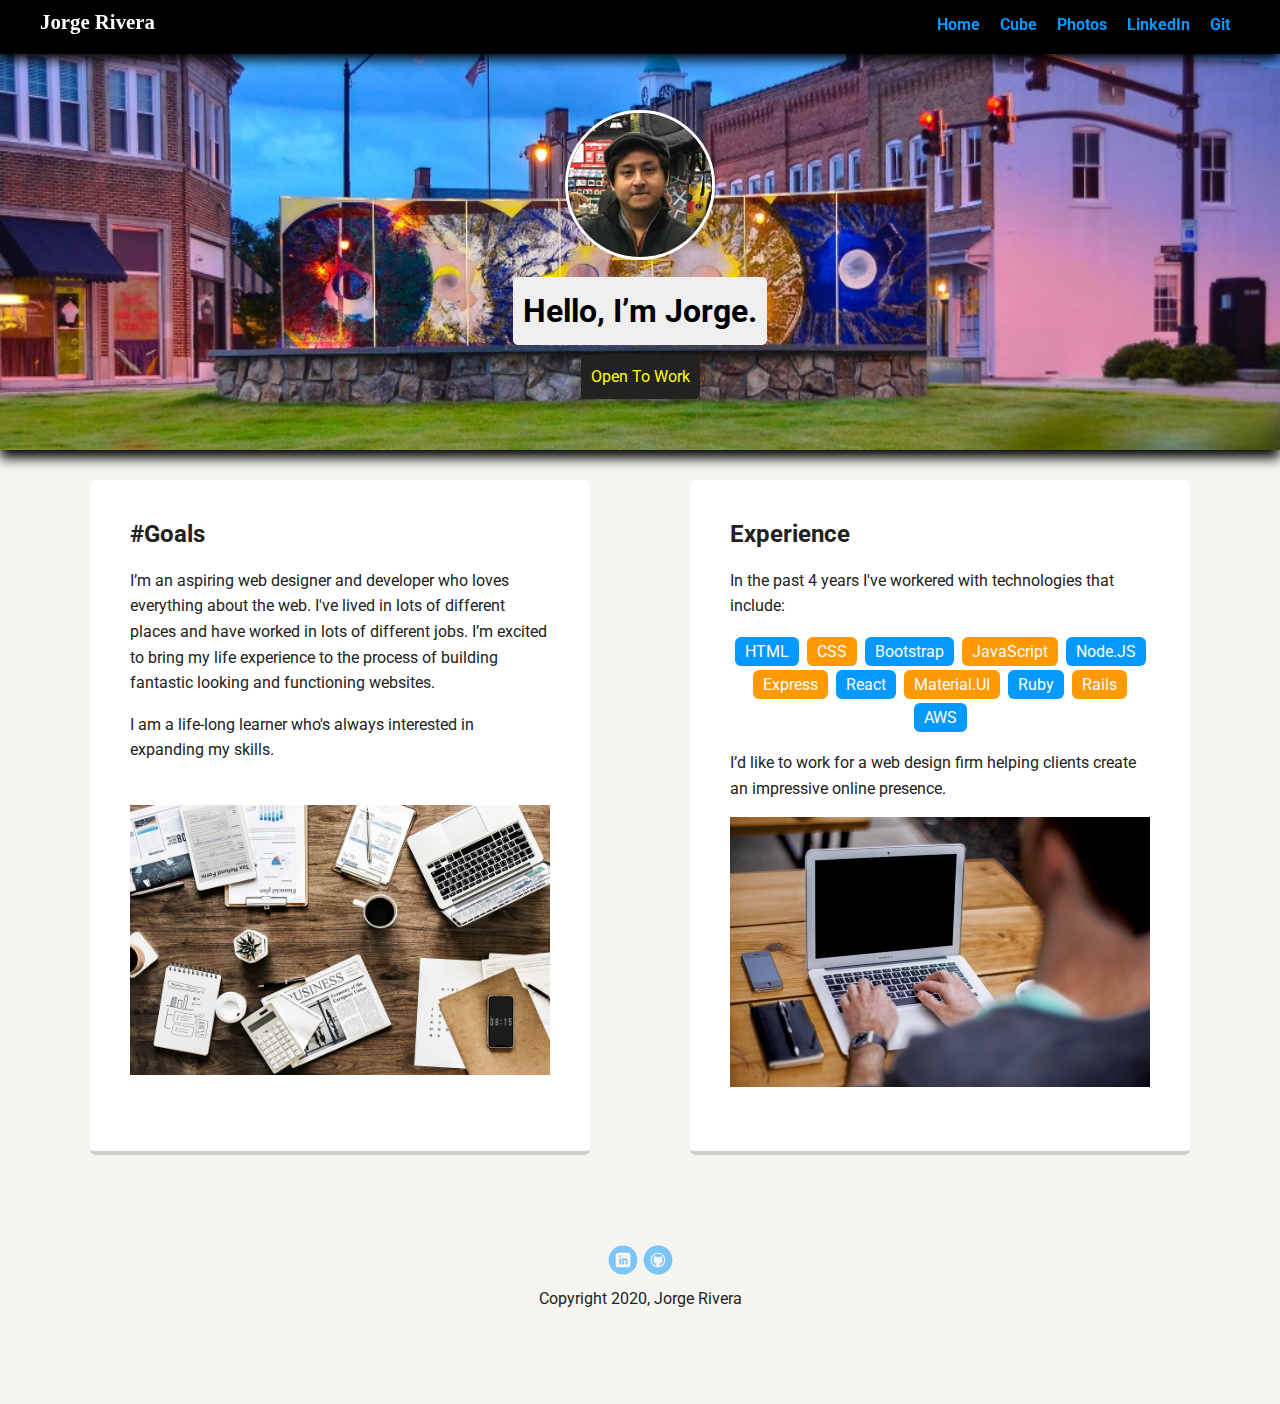
<file: index.html>
<!doctype html>
<html lang="en">
<head>
  <meta charset="utf-8">
  <title>Jorge's Intro Site</title>
  <meta name="viewport" content="width=device-width, initial-scale=1.0">
  <link rel="stylesheet" href="css/styles.css">
  <link href="https://fonts.googleapis.com/css?family=Muli%7CRoboto:400,300,500,700,900" rel="stylesheet"></head>
  <body>

    <div class="main-nav">
        <ul class="nav">
          <li class="name">Jorge Rivera</li>
          <li><a href="#">Home</a></li>
          <li><a href="resume.html">Cube</a></li>
          <li><a href="./photos.html">Photos</a></li>
          <li><a href="https://www.linkedin.com/in/jorge-rivera-618595197">LinkedIn</a></li>
          <li><a href="https://github.com/rivera2236">Git</a></li>
        </ul>
    </div>

    <header>
      <img src="images/jorge.jpg" alt="Drawing of jorge" class="profile-image">
      <h1 class="tag name">Hello, I’m Jorge.</h1>
      <p class="tag location">Open To Work</p>
    </header>

    <main class="flex">
      <div class="card">
        <h2>#Goals</h2>
        <p>I’m an aspiring web designer and developer who loves everything about the web. I've lived in lots of different places and have worked in lots of different jobs. I’m excited to bring my life experience to the process of building fantastic looking and functioning websites.</p>
        <p>I am a life-long learner who's always interested in expanding my skills.</p>
        <p><br>
          <img  width="100%" src="./images/desk_work.jpg" alt="IMG HERE">
        </p>
      </div>

      <div class="card">
        <h2>Experience</h2>
        <p>In the past 4 years I've workered with technologies that include:</p>
        <ul class="skills">
          <li>HTML</li>
          <li>CSS</li>
          <li>Bootstrap</li>
          <li>JavaScript</li>
          <li>Node.JS</li>
          <li>Express</li>
          <li>React</li>
          <li>Material.UI</li>
          <li>Ruby</li>
          <li>Rails</li>
          <li>AWS</li>
        </ul>
        <p>I’d like to work for a web design firm helping clients create an impressive online presence.</p>
        <p>
          <img width="100%" src="./images/working.jpg" alt="IMG HERE">
        </p>
      </div>

    </main>
    <footer>
      <center>  
        <ul>
          <li><a href="https://www.linkedin.com/in/jorge-rivera-618595197" class="social linkedin">LinkedIn</a></li>
          <li><a href="https://github.com/rivera2236" class="social github">Github</a></li>
        </ul>
        <p class="copyright">Copyright 2020, Jorge Rivera</p>
      </center> 
    </footer>
  </body>
  </html>
</file>
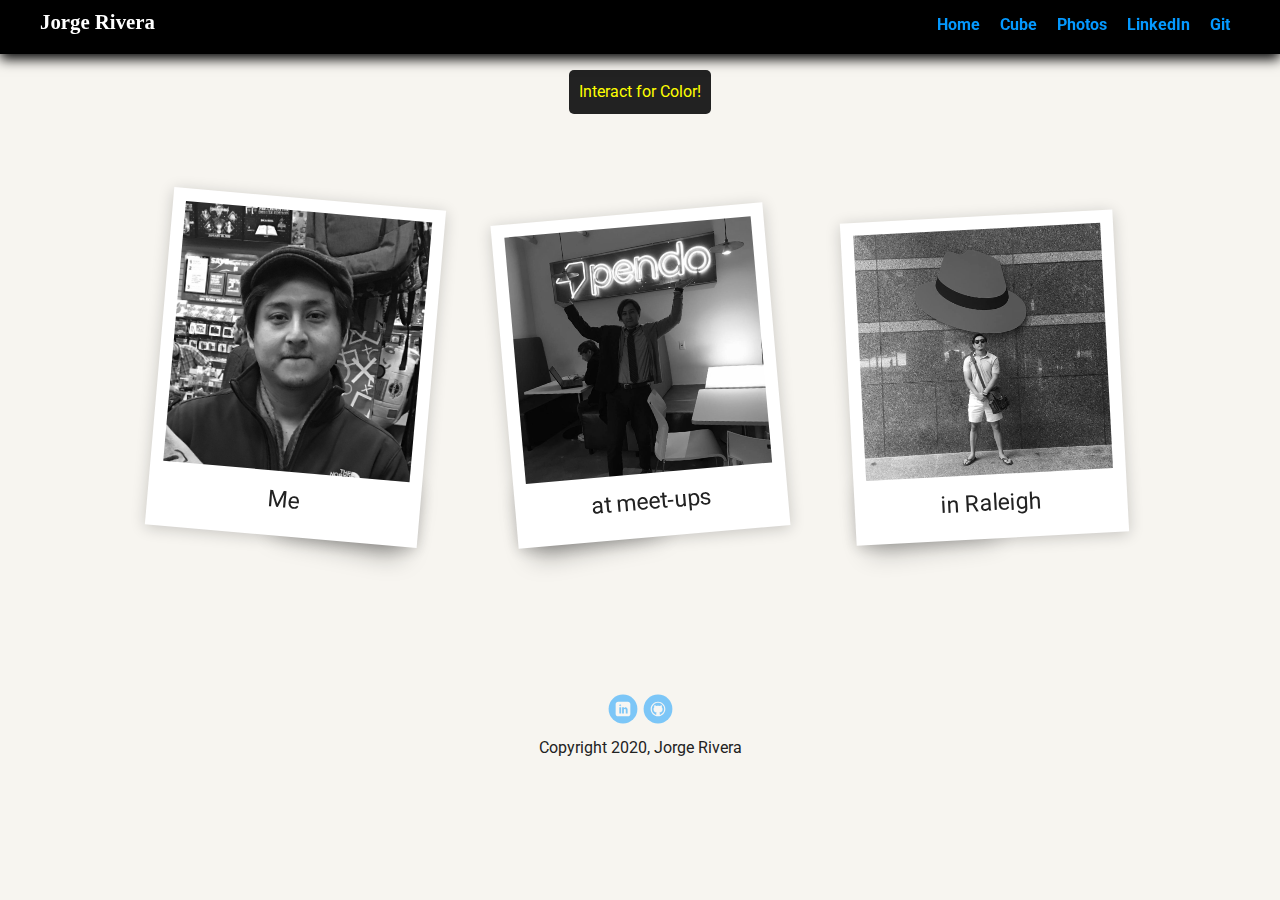
<file: photos.html>
<!doctype html>
<html lang="en">
<head>
  <meta charset="utf-8">
  <title>Jorge's Intro Site</title>
  <meta name="viewport" content="width=device-width, initial-scale=1.0">
  <link rel="stylesheet" href="css/styles.css">
  <link href="https://fonts.googleapis.com/css?family=Muli%7CRoboto:400,300,500,700,900" rel="stylesheet"></head>
  <body>

    <div class="main-nav">
        <ul class="nav">
          <li class="name">Jorge Rivera</li>
          <li><a href="index.html">Home</a></li>
          <li><a href="resume.html">Cube</a></li>
          <li><a href="#">Photos</a></li>
          <li><a href="https://www.linkedin.com/in/jorge-rivera-618595197">LinkedIn</a></li>
          <li><a href="https://github.com/rivera2236">Git</a></li>
        </ul>
    </div>

<!-- WORKERING HERE -->
<header class="photo-header">
			<p class="tag location">Interact for Color!</p>
	<main class="flex">
		<div class="wrapper">	
			<div class="item">
			    <div class="polaroid"><img src="./images/jorge.jpg">
			    	<div class="caption">Me</div>
				</div>
			</div>

			  <div class="item">
			    <div class="polaroid"><img src="./images/pendo.jpg">
			      <div class="caption">at meet-ups</div>
			    </div>
			  </div>
			  <div class="item">
			    <div class="polaroid"><img src="./images/redhat.jpg">
			      <div class="caption">in Raleigh</div>
			    </div>
			  </div>

		</div>
	</main>
</header>

<!-- -------------- -->

    <footer>
      <ul>
	    <li><a href="https://www.linkedin.com/in/jorge-rivera-618595197" class="social linkedin">LinkedIn</a></li>
        <li><a href="https://github.com/rivera2236" class="social github">Github</a></li>
      </ul>
      <p class="copyright">Copyright 2020, Jorge Rivera</p>
    </footer>
  </body>
  </html>
</file>
<file: css/styles.css>
/* Global Layout Set-up */
* {
  box-sizing: border-box;
}

body {
  margin: 0;
  padding: 0;
  text-align: center;
  font-family: 'Roboto', sans-serif;
  color: #222;
  background: #f7f5f0;
}
/* Link Styles */

a {
  text-decoration: none;
  color: #0499ff;
}
a:hover {
  color: #6633ff;
}

/* Section Styles */

.main-nav {
  width: 100%;
  background: black;
  min-height: 30px;
  padding: 10px;
  position: fixed;
  text-align: center;
  border: 0 solid;
  box-shadow: 0px 5px 12px black;
  z-index: 1;
}
.nav {
  display: flex;
  justify-content: space-around;
  font-weight: 700;
  list-style-type: none;
  margin: 0 auto;
  padding: 0;
}
.nav .name {
  display: none;
  font-size: 1.3em;
  font-family: cursive;
  padding: 0;
}
.nav li {
  padding: 5px 10px 10px 10px;
}
.nav a {
  transition: all .5s;
}
.nav a:hover {
  color: white
}

header {
  text-align: center;
  /*
  background: url(http://placeimg.com/640/480/any) no-repeat top center ;
  */
  background: url(../images/clinton.jpg) no-repeat top center ;
  background-size: cover;
  overflow: hidden;
  padding-top: 60px;
  border: 0 solid;
  box-shadow: 0px 8px 12px black;
}
.header{
  background: url('../images/desk_work.jpg') no-repeat top center ;
  min-height: 550px;
}
header {
  line-height: 1.5;
}
header .profile-image {
  margin-top: 50px;
  width: 150px;
  height: 150px;
  border-radius: 50%;
  border: 3px solid white;
  transition: all .5s;
}
header .profile-image:hover {
  transform: scale(1.2) rotate(5deg);
}
.tag {
  background-color: #efefef;
  color: black;
  padding: 10px;
  border-radius: 5px;
  display: table;
  margin: 10px auto;
}
.location {
  background-color: #222;
  color: yellow;
}
.card {
  margin: 30px;
  padding: 20px 40px 40px;
  max-width: 500px;
  text-align: left;
  background: #fff;
  border-bottom: 4px solid #ccc;
  border-radius: 6px;
}
.card:hover {
  border-color: tomato;
}

ul.skills {
  padding: 0;
  text-align: center;
}

.skills li {
  border-radius: 6px;
  display: inline-block;
  background: #ff9904;
  color: white;
  padding: 5px 10px;
  margin: 2px;
}

.skills li:nth-child(odd) {
  background: #0399ff;
}

footer {
  width: 100%;
  min-height: 30px;
  padding: 20px 0 40px ;
}

footer .copyright {
  top: -8px;
  font-size: .75em;
}

footer ul {
  list-style-type: none;
  margin: 0;
  padding: 0;
}

footer ul li {
  display: inline-block;
}

a.social {
  display: inline-block;
  text-indent: -9999px;
  width: 30px;
  height: 30px;
  background-size: 30px 30px;
  opacity: .5;
  transition: all .25s;
}
a.twitter {
  background-image: url(../images/twitter.svg);
}
a.linkedin {
  background-image: url(../images/linkedin.svg);
}
a.github {
  background-image: url(../images/github.svg);
}
a.social:hover {
  opacity: 1;
}
.clearfix {
  clear: both;
}

.photo-header{
  background-image: none;
  box-shadow: none;
}
div.wrapper{
  padding-bottom: 55px;
}
/* Styles for larger screens */
@media screen and (min-width: 720px) {

  .flex {
      display: flex;
      max-width: 1200px;
      justify-content: space-around;
      margin: 0 auto;
      padding: 0;
  }

  header {
    min-height: 450px;
  }

  .nav {
    max-width: 1200px;
  }

  .nav .name {
    display: block;
    margin-right: auto;
    color: white;
  }

  main {
    padding-top: 50px;
  }

  main p {
    line-height: 1.6em;
  }

  footer {
    font-size: 1.3em;
    max-width: 1200px;
    margin: 40px auto;
  }

}

section {
    height: 200px;
    width: 500px;
    background-color: lightgray;
    border: red solid 3px;
    clear: both;
    display: inline-block;
}

/************************* POLAROIDS */

.wrapper {
  width: 100%;
  padding: 0 2rem;
  text-align: center;
}
.polaroid {
  background: #fff;
  padding: 1rem;
  box-shadow: 0 0.2rem 1.2rem rgba(0,0,0,0.2);
  
}
.polaroid > img{
  max-width: 100%;
  height: auto;
}
.caption {
  font-size: 100%;
  text-align: center;
  line-height: 2em;
}
.item {
  width: 50%;
  display: inline-block;
  margin-top: 2rem;
  filter: grayscale(100%);
}
.item .polaroid:before {
  content: '';
  position: absolute;
  z-index: -1;
  transition: all 0.35s;
}
.item:nth-of-type(4n+1) {
  transform: scale(0.8, 0.8) rotate(5deg);
  transition: all 0.35s;
}
.item:nth-of-type(4n+1) .polaroid:before {
  transform: rotate(6deg);
  height: 20%;
  width: 47%;
  bottom: 30px;
  right: 12px;
  box-shadow: 0 2.1rem 2rem rgba(0,0,0,0.4);
}
.item:nth-of-type(4n+2) {
  transform: scale(0.8, 0.8) rotate(-5deg);
  transition: all 0.35s;
}
.item:nth-of-type(4n+2) .polaroid:before {
  transform: rotate(-6deg);
  height: 20%;
  width: 47%;
  bottom: 30px;
  left: 12px;
  box-shadow: 0 2.1rem 2rem rgba(0,0,0,0.4);
}
.item:nth-of-type(4n+4) {
  transform: scale(0.8, 0.8) rotate(3deg);
  transition: all 0.35s;
}
.item:nth-of-type(4n+4) .polaroid:before {
  transform: rotate(4deg);
  height: 20%;
  width: 47%;
  bottom: 30px;
  right: 12px;
  box-shadow: 0 2.1rem 2rem rgba(0,0,0,0.3);
}
.item:nth-of-type(4n+3) {
  transform: scale(0.8, 0.8) rotate(-3deg);
  transition: all 0.35s;
}
.item:nth-of-type(4n+3) .polaroid:before {
  transform: rotate(-4deg);
  height: 20%;
  width: 47%;
  bottom: 30px;
  left: 12px;
  box-shadow: 0 2.1rem 2rem rgba(0,0,0,0.3);
}
.item:hover {
  filter: none;
  transform: scale(1, 1) rotate(0deg) !important;
  transition: all 0.35s;
}
.item:hover .polaroid:before {
  content: '';
  position: absolute;
  z-index: -1;
  transform: rotate(0deg);
  height: 90%;
  width: 90%;
  bottom: 0%;
  right: 5%;
  box-shadow: 0 1rem 3rem rgba(0,0,0,0.2);
  transition: all 0.35s;
}
  

p.location{
  margin-top: 0px;
}   
/* AFTER SCREEN SIZE IS SMALLER THAN 720PX RESIZE POLAROIDS*/
@media screen and (min-width: 720px) {
  .item {
    width: 30%;
  }

  .caption {
    font-size: 1.8rem;
  }

  p.location{
    margin-top: 10px;  
  } 
}

/**********************************  */

.scene {
  width: 200px;
  height: 200px;
  perspective: 600px;
  margin: auto;
  margin-top: 10%;
}

.cube {
  width: 100%;
  height: 100%;
  position: relative;
  transform-style: preserve-3d;
  transition: transform 15s ease-in-out;
}

/*--  CUBE ANIMATION HERE  */

@keyframes spin {
  from { transform: rotateY(0); }
  to { transform: rotateY(360deg); }
}

.cube {
  animation: spin 7s infinite linear;
}

/*----------------------    */
.cube__face {
  position: absolute;
  width: 200px;
  height: 200px;
  background-color: gray;
}

.cube__face--back {
  background-image: url("../images/placeimg_200_220_tech (1).jpg");
}
.cube__face--right {
  background-image: url("../images/placeimg_200_220_tech (2).jpg");
}
.cube__face--front {
  background-image: url("../images/placeimg_200_220_tech (3).jpg");
}
.cube__face--left {
  background-image: url("../images/placeimg_200_220_tech (4).jpg");
}
.cube__face--top {
  background-image: url("../images/placeimg_200_220_tech (5).jpg");
}
.cube__face--bottom {
  background-image: url("../images/placeimg_200_220_tech.jpg");
}



.cube__face--front  { transform: rotateY(  0deg); }
.cube__face--right  { transform: rotateY( 90deg); }
.cube__face--back   { transform: rotateY(180deg); }
.cube__face--left   { transform: rotateY(-90deg); }
.cube__face--top    { transform: rotateX( 90deg); }
.cube__face--bottom { transform: rotateX(-90deg); }

.cube__face--front  { transform: rotateY(  0deg) translateZ(100px); }
.cube__face--right  { transform: rotateY( 90deg) translateZ(100px); }
.cube__face--back   { transform: rotateY(180deg) translateZ(100px); }
.cube__face--left   { transform: rotateY(-90deg) translateZ(100px); }
.cube__face--top    { transform: rotateX( 90deg) translateZ(100px); }
.cube__face--bottom { transform: rotateX(-90deg) translateZ(100px); }


/******************************************************************  */

.scene:hover {
 height: 180px;
 opacity: 0;
 -webkit-transition: all 1s ease;
 transition: all 1s ease; /* Transition when the mouse enters the element */
}

.scene {
  -webkit-transition: opacity 1.5s ease;
  transition: opacity 1.5s ease; /* Transition when the mouse leaves the element */
}
</file>
